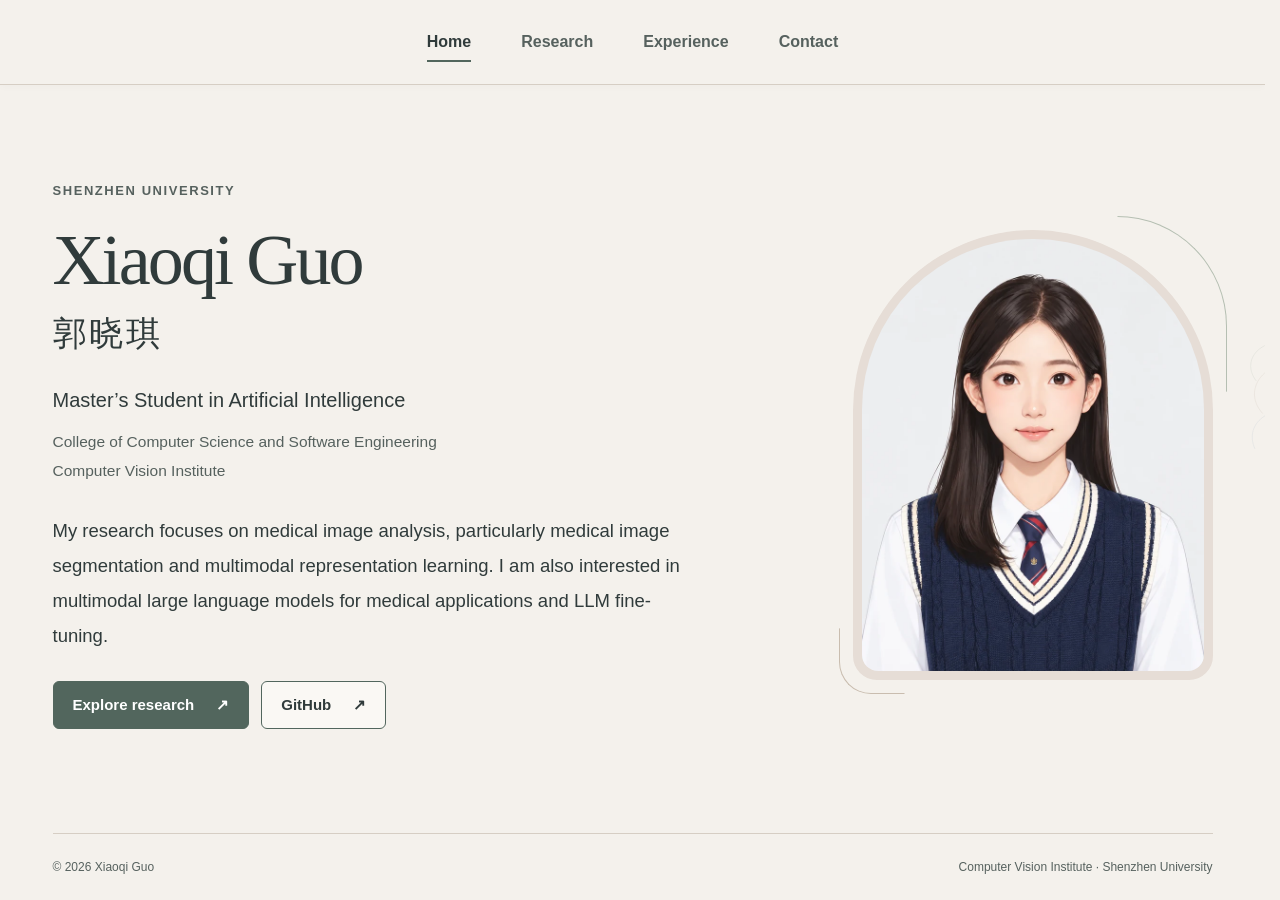
<file: index.html>
<!doctype html>
<html lang="en">
<head>
  <meta charset="utf-8">
  <meta name="viewport" content="width=device-width, initial-scale=1">
  <meta name="description" content="Xiaoqi Guo, a master’s student in Artificial Intelligence at Shenzhen University, working on medical image analysis and multimodal representation learning.">
  <meta name="theme-color" content="#F4F1EC">
  <title>Home · Xiaoqi Guo</title>
  <link rel="icon" href="assets/favicon-32.png?v=20261016-3" type="image/png" sizes="32x32">
  <link rel="icon" href="assets/favicon-16.png?v=20261016-3" type="image/png" sizes="16x16">
  <link rel="icon" href="assets/favicon.svg?v=20261016-3" type="image/svg+xml" sizes="any">
  <link rel="stylesheet" href="assets/style.css?v=20261016-10-frame">
  <script src="assets/main.js?v=20261016-8-sticky" defer></script>
</head>
<body class="home-body has-edge-decoration">
  <a class="skip-link" href="#main">Skip to main content</a>
  <header class="site-header">
    <div class="container header-inner">
      <button class="menu-toggle" type="button" aria-controls="primary-nav" aria-expanded="false" aria-label="Open navigation" hidden>
        Menu <span aria-hidden="true">☰</span>
      </button>
      <nav id="primary-nav" aria-label="Main navigation">
          <a href="index.html" aria-current="page">Home</a>
          <a href="research.html">Research</a>
          <a href="experience.html">Experience</a>
          <a href="contact.html">Contact</a>
      </nav>
    </div>
  </header>
  <div class="edge-decoration" aria-hidden="true"><img src="assets/images/edge-arcs.svg" width="110" height="460" alt=""></div>
  <main id="main" class="home-page" tabindex="-1">
    <div class="container home-layout">
      <div class="home-copy">
        <p class="eyebrow">Shenzhen University</p>
        <h1><span class="home-name-en">Xiaoqi Guo</span><span class="home-name-cn" lang="zh-CN">郭晓琪</span></h1>
        <p class="home-role">Master’s Student in Artificial Intelligence</p>
        <div class="affiliation">
          <p>College of Computer Science and Software Engineering</p>
          <p>Computer Vision Institute</p>
        </div>
        <p class="home-intro">My research focuses on medical image analysis, particularly medical image segmentation and multimodal representation learning. I am also interested in multimodal large language models for medical applications and LLM fine-tuning.</p>
        <div class="actions home-actions">
          <a class="button primary" href="research.html">Explore research <span aria-hidden="true">↗</span></a>
          <a class="button secondary" href="https://github.com/galaxygxq1116/" target="_blank" rel="noopener noreferrer">GitHub <span aria-hidden="true">↗</span></a>
        </div>
      </div>
      <div class="home-visual portrait-setting">
        <figure class="portrait illustrated-portrait">
          <img src="assets/images/profile-anime.webp" width="720" height="958" alt="Illustrated portrait of Xiaoqi Guo" fetchpriority="high">
        </figure>
      </div>
    </div>
  </main>
  <footer class="container site-footer">
    <p>© 2026 Xiaoqi Guo</p>
    <p class="footer-institute">Computer Vision Institute · Shenzhen University</p>
  </footer>
</body>
</html>
</file>
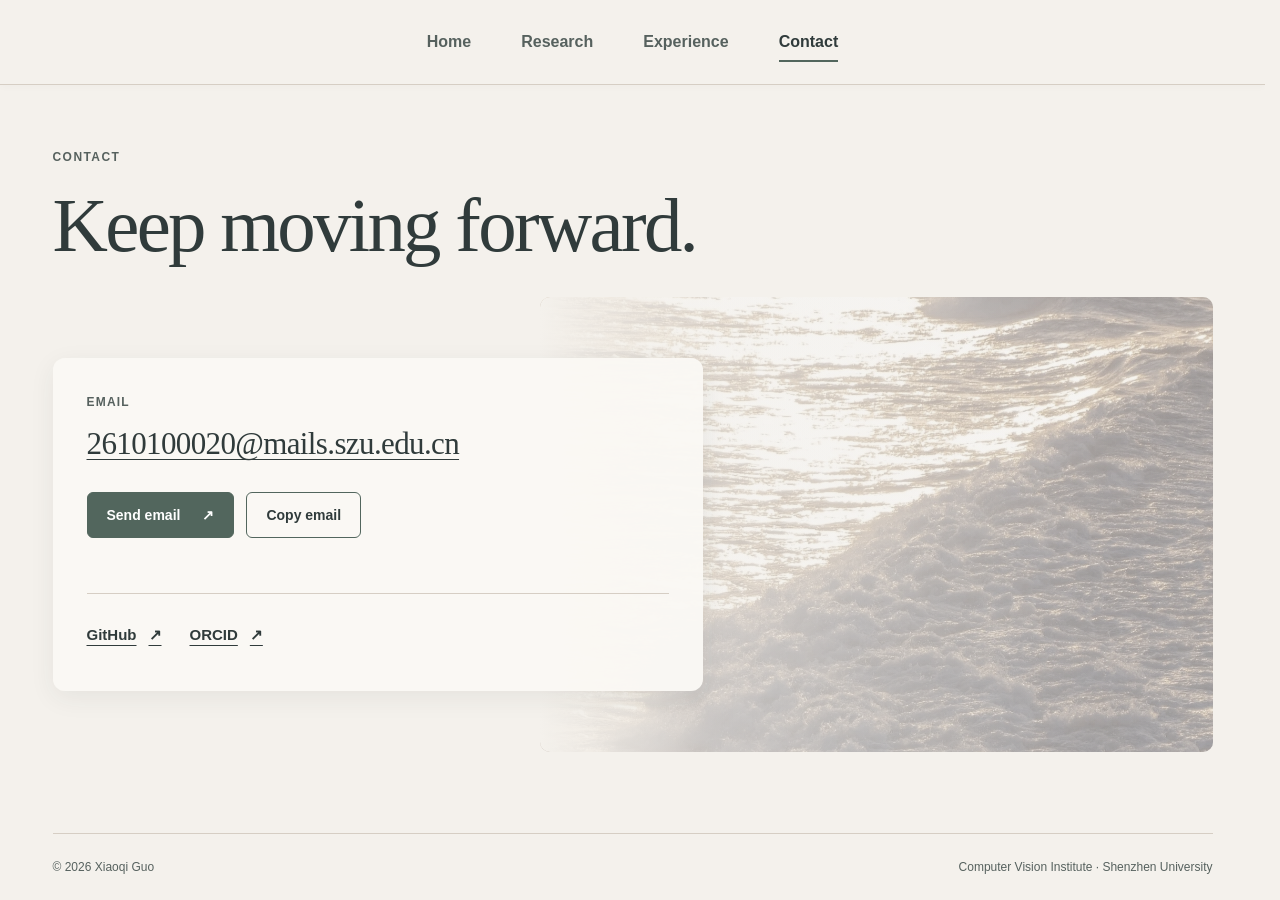
<file: contact.html>
<!doctype html>
<html lang="en">
<head>
  <meta charset="utf-8">
  <meta name="viewport" content="width=device-width, initial-scale=1">
  <meta name="description" content="Contact Xiaoqi Guo for research discussions and collaboration.">
  <meta name="theme-color" content="#F4F1EC">
  <title>Contact · Xiaoqi Guo</title>
  <link rel="icon" href="assets/favicon-32.png?v=20261016-3" type="image/png" sizes="32x32">
  <link rel="icon" href="assets/favicon-16.png?v=20261016-3" type="image/png" sizes="16x16">
  <link rel="icon" href="assets/favicon.svg?v=20261016-3" type="image/svg+xml" sizes="any">
  <link rel="stylesheet" href="assets/style.css?v=20261016-10-frame">
  <script src="assets/main.js?v=20261016-8-sticky" defer></script>
</head>
<body>
  <a class="skip-link" href="#main">Skip to main content</a>
  <header class="site-header">
    <div class="container header-inner">
      <button class="menu-toggle" type="button" aria-controls="primary-nav" aria-expanded="false" aria-label="Open navigation" hidden>
        Menu <span aria-hidden="true">☰</span>
      </button>
      <nav id="primary-nav" aria-label="Main navigation">
          <a href="index.html">Home</a>
          <a href="research.html">Research</a>
          <a href="experience.html">Experience</a>
          <a href="contact.html" aria-current="page">Contact</a>
      </nav>
    </div>
  </header>
  <main id="main" class="container page-content contact-page" tabindex="-1">
    <div class="contact-heading">
      <p class="eyebrow">Contact</p>
      <h1 class="contact-title">Keep moving forward.</h1>
    </div>
    <div class="contact-stage">
      <div class="scenic-background contact-scene" aria-hidden="true">
        <img src="assets/images/contact-waves.webp" width="1280" height="1920" alt="" decoding="async">
        <span class="scene-veil"></span>
      </div>
      <div class="contact-content">
        <p class="contact-label">Email</p>
        <a class="email-address" href="mailto:2610100020@mails.szu.edu.cn">2610100020@mails.szu.edu.cn</a>
        <div class="actions contact-actions">
          <a class="button primary" href="mailto:2610100020@mails.szu.edu.cn">Send email <span aria-hidden="true">↗</span></a>
          <button id="copy-email" class="button secondary" type="button" data-email="2610100020@mails.szu.edu.cn" hidden>Copy email</button>
        </div>
        <p id="copy-status" class="copy-status" role="status" aria-live="polite" aria-atomic="true"></p>
        <div class="contact-profiles">
          <a href="https://github.com/galaxygxq1116/" target="_blank" rel="noopener noreferrer">GitHub <span aria-hidden="true">↗</span></a>
          <a href="https://orcid.org/0009-0000-3744-5351" target="_blank" rel="noopener noreferrer">ORCID <span aria-hidden="true">↗</span></a>
        </div>
      </div>
    </div>
  </main>
  <footer class="container site-footer">
    <p>© 2026 Xiaoqi Guo</p>
    <p class="footer-institute">Computer Vision Institute · Shenzhen University</p>
  </footer>
</body>
</html>
</file>
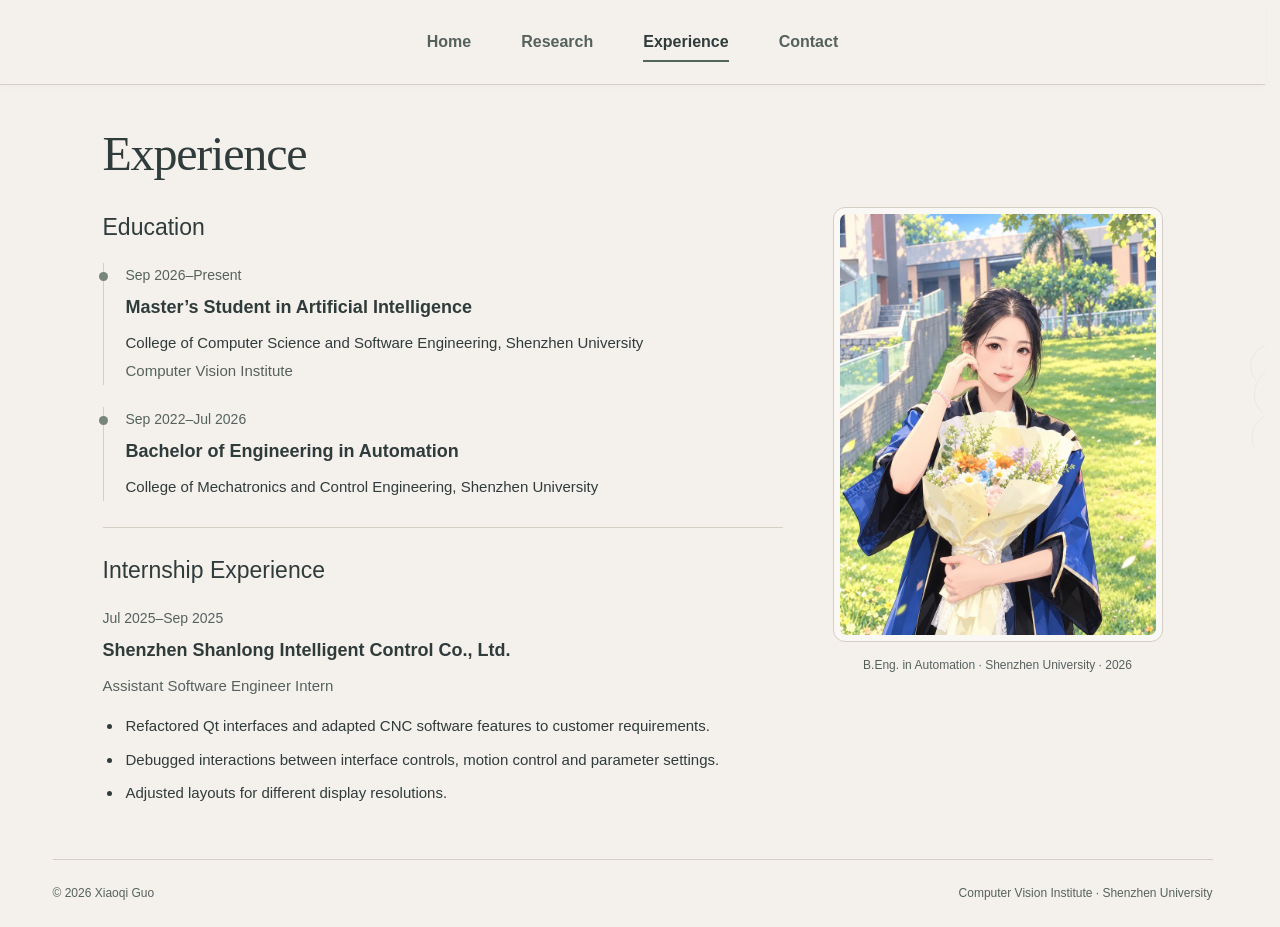
<file: experience.html>
<!doctype html>
<html lang="en">
<head>
  <meta charset="utf-8">
  <meta name="viewport" content="width=device-width, initial-scale=1">
  <meta name="description" content="Education and software engineering internship experience of Xiaoqi Guo.">
  <meta name="theme-color" content="#F4F1EC">
  <title>Experience · Xiaoqi Guo</title>
  <link rel="icon" href="assets/favicon-32.png?v=20261016-3" type="image/png" sizes="32x32">
  <link rel="icon" href="assets/favicon-16.png?v=20261016-3" type="image/png" sizes="16x16">
  <link rel="icon" href="assets/favicon.svg?v=20261016-3" type="image/svg+xml" sizes="any">
  <link rel="stylesheet" href="assets/style.css?v=20261016-10-frame">
  <script src="assets/viewer-math.js?v=20261016-3" defer></script>
  <script src="assets/main.js?v=20261016-8-sticky" defer></script>
</head>
<body class="has-edge-decoration">
  <a class="skip-link" href="#main">Skip to main content</a>
  <header class="site-header">
    <div class="container header-inner">
      <button class="menu-toggle" type="button" aria-controls="primary-nav" aria-expanded="false" aria-label="Open navigation" hidden>
        Menu <span aria-hidden="true">☰</span>
      </button>
      <nav id="primary-nav" aria-label="Main navigation">
          <a href="index.html">Home</a>
          <a href="research.html">Research</a>
          <a href="experience.html" aria-current="page">Experience</a>
          <a href="contact.html">Contact</a>
      </nav>
    </div>
  </header>
  <div class="edge-decoration" aria-hidden="true"><img src="assets/images/edge-arcs.svg" width="110" height="460" alt=""></div>
  <main id="main" class="container page-content experience-page" tabindex="-1">
    <h1 class="page-title">Experience</h1>
    <div class="experience-layout">
      <div class="experience-copy">
        <section class="experience-section education-section" aria-labelledby="education-title">
          <h2 id="education-title">Education</h2>
          <ol class="timeline">
            <li>
              <p class="date">Sep 2026–Present</p>
              <div>
                <h3>Master’s Student in Artificial Intelligence</h3>
                <p>College of Computer Science and Software Engineering, Shenzhen University</p>
                <p class="secondary-text">Computer Vision Institute</p>
              </div>
            </li>
            <li>
              <p class="date">Sep 2022–Jul 2026</p>
              <div>
                <h3>Bachelor of Engineering in Automation</h3>
                <p>College of Mechatronics and Control Engineering, Shenzhen University</p>
              </div>
            </li>
          </ol>
        </section>
        <section class="experience-section internship-section" aria-labelledby="internship-title">
          <h2 id="internship-title">Internship Experience</h2>
          <div class="internship-entry">
            <p class="date">Jul 2025–Sep 2025</p>
            <div>
              <h3>Shenzhen Shanlong Intelligent Control Co., Ltd.</h3>
              <p class="job-role">Assistant Software Engineer Intern</p>
              <ul class="internship-points">
                <li>Refactored Qt interfaces and adapted CNC software features to customer requirements.</li>
                <li>Debugged interactions between interface controls, motion control and parameter settings.</li>
                <li>Adjusted layouts for different display resolutions.</li>
              </ul>
            </div>
          </div>
        </section>
      </div>
      <figure class="graduation-figure">
        <a class="graduation-link" href="assets/images/graduation-illustration.webp" data-lightbox data-caption="B.Eng. in Automation · Shenzhen University · 2026" data-width="816" data-height="1088" aria-label="Enlarge the graduation illustration">
          <img src="assets/images/graduation-illustration.webp" width="816" height="1088" alt="Graduation illustration of Xiaoqi Guo in academic dress holding a bouquet on campus" loading="lazy">
        </a>
        <figcaption>B.Eng. in Automation · Shenzhen University · 2026</figcaption>
      </figure>
    </div>
  </main>
  <footer class="container site-footer">
    <p>© 2026 Xiaoqi Guo</p>
    <p class="footer-institute">Computer Vision Institute · Shenzhen University</p>
  </footer>
  <dialog id="figure-lightbox" class="lightbox" aria-labelledby="lightbox-title" aria-describedby="lightbox-help lightbox-caption">
    <div class="lightbox-toolbar">
      <h2 id="lightbox-title">Image viewer</h2>
      <button class="button lightbox-close" type="button" autofocus>Close <span aria-hidden="true">×</span></button>
    </div>
    <p id="lightbox-help">Use +/− to zoom. Drag or swipe to pan. Fit resets the view. Esc closes.</p>
    <div class="lightbox-controls" aria-label="Image zoom controls">
      <div class="viewer-buttons">
        <button class="viewer-control" id="zoom-out" type="button" aria-label="Zoom out">−</button>
        <button class="viewer-control" id="zoom-reset" type="button" aria-label="Reset view">Fit</button>
        <button class="viewer-control" id="zoom-in" type="button" aria-label="Zoom in">+</button>
      </div>
      <label class="zoom-slider"><span class="sr-only">Image zoom</span><input id="zoom-range" type="range" min="0" max="100" value="100" step="1" aria-label="Image zoom"></label>
      <output id="zoom-value" aria-live="polite">100%</output>
    </div>
    <div class="lightbox-scroll" tabindex="0" role="region" aria-label="Scrollable full-size image">
      <div class="lightbox-canvas"><img id="lightbox-image" draggable="false" src="assets/images/graduation-illustration.webp" width="816" height="1088" alt="Expanded graduation illustration"></div>
    </div>
    <p id="lightbox-caption" class="lightbox-caption">B.Eng. in Automation · Shenzhen University · 2026</p>
  </dialog>
</body>
</html>
</file>
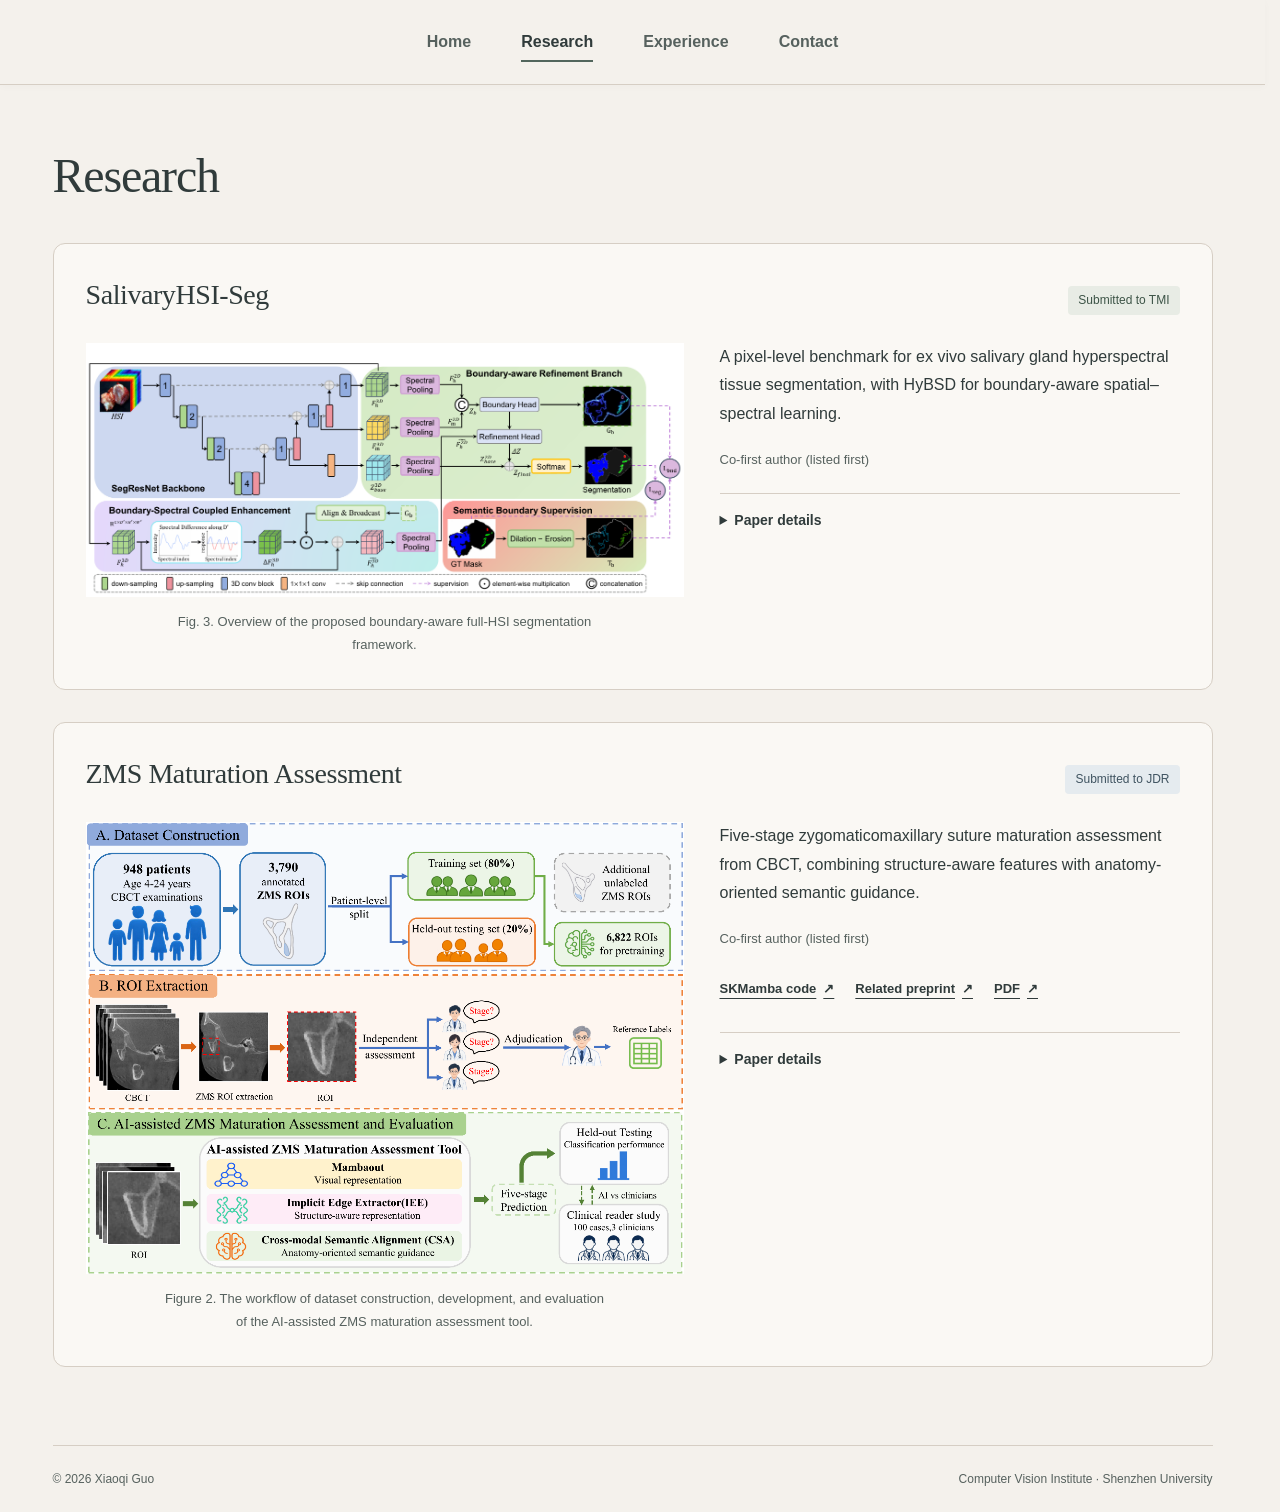
<file: research.html>
<!doctype html>
<html lang="en">
<head>
  <meta charset="utf-8">
  <meta name="viewport" content="width=device-width, initial-scale=1">
  <meta name="description" content="Research by Xiaoqi Guo on hyperspectral tissue segmentation and CBCT-based zygomaticomaxillary suture maturation assessment.">
  <meta name="theme-color" content="#F4F1EC">
  <title>Research · Xiaoqi Guo</title>
  <link rel="icon" href="assets/favicon-32.png?v=20261016-3" type="image/png" sizes="32x32">
  <link rel="icon" href="assets/favicon-16.png?v=20261016-3" type="image/png" sizes="16x16">
  <link rel="icon" href="assets/favicon.svg?v=20261016-3" type="image/svg+xml" sizes="any">
  <link rel="stylesheet" href="assets/style.css?v=20261016-10-frame">
  <script src="assets/viewer-math.js?v=20261016-3" defer></script>
  <script src="assets/main.js?v=20261016-8-sticky" defer></script>
</head>
<body>
  <a class="skip-link" href="#main">Skip to main content</a>
  <header class="site-header">
    <div class="container header-inner">
      <button class="menu-toggle" type="button" aria-controls="primary-nav" aria-expanded="false" aria-label="Open navigation" hidden>
        Menu <span aria-hidden="true">☰</span>
      </button>
      <nav id="primary-nav" aria-label="Main navigation">
          <a href="index.html">Home</a>
          <a href="research.html" aria-current="page">Research</a>
          <a href="experience.html">Experience</a>
          <a href="contact.html">Contact</a>
      </nav>
    </div>
  </header>
  <main id="main" class="container page-content research-page" tabindex="-1">
    <h1 class="page-title">Research</h1>
    <article class="research-card" aria-labelledby="hsi-title">
      <div class="research-heading">
        <h2 id="hsi-title">SalivaryHSI-Seg</h2>
        <p class="status">Submitted to TMI</p>
      </div>
      <div class="research-layout">
        <figure class="research-figure">
          <a class="framework-link" href="assets/images/hybsd-framework.png" data-lightbox data-caption="Fig. 3. Overview of the proposed boundary-aware full-HSI segmentation framework." data-width="1298" data-height="553" aria-label="Enlarge the HyBSD network framework">
            <img src="assets/images/hybsd-framework.png" width="1298" height="553" alt="HyBSD network framework with boundary–spectral enhancement, boundary-aware refinement and semantic boundary supervision">
            <span class="figure-zoom" aria-hidden="true">View full size ↗</span>
          </a>
          <figcaption>Fig. 3. Overview of the proposed boundary-aware full-HSI segmentation framework.</figcaption>
        </figure>
        <div class="research-copy">
          <p>A pixel-level benchmark for ex vivo salivary gland hyperspectral tissue segmentation, with HyBSD for boundary-aware spatial–spectral learning.</p>
          <p class="author-role">Co-first author (listed first)</p>
          <details class="research-details">
            <summary>Paper details</summary>
            <div class="details-content">
              <h3 class="full-title">SalivaryHSI-Seg: A New Challenging Benchmark for Ex Vivo Salivary Gland Hyperspectral Tissue Segmentation</h3>
              <p>The benchmark comprises 119 hyperspectral samples from 31 patients. HyBSD combines semantic boundary supervision, boundary–spectral coupled enhancement and boundary-aware refinement.</p>
              <p><strong>Evaluation.</strong> Patient-level five-fold cross-validation with full-HSI input: 74.97% mDice and 87.76% Tumor Dice (fold means).</p>
            </div>
          </details>
        </div>
      </div>
    </article>
    <article class="research-card" aria-labelledby="zms-title">
      <div class="research-heading">
        <h2 id="zms-title">ZMS Maturation Assessment</h2>
        <p class="status status-blue">Submitted to JDR</p>
      </div>
      <div class="research-layout">
        <figure class="research-figure">
          <a class="framework-link" href="assets/images/zms-workflow.png" data-lightbox data-caption="Figure 2. The workflow of dataset construction, development, and evaluation of the AI-assisted ZMS maturation assessment tool." data-width="1170" data-height="885" aria-label="Enlarge the ZMS maturation assessment workflow">
            <img src="assets/images/zms-workflow.png" width="1170" height="885" alt="ZMS workflow showing CBCT dataset construction, patient-level splitting, ROI annotation, and structure- and semantics-guided five-stage assessment" loading="lazy">
            <span class="figure-zoom" aria-hidden="true">View full size ↗</span>
          </a>
          <figcaption>Figure 2. The workflow of dataset construction, development, and evaluation of the AI-assisted ZMS maturation assessment tool.</figcaption>
        </figure>
        <div class="research-copy">
          <p>Five-stage zygomaticomaxillary suture maturation assessment from CBCT, combining structure-aware features with anatomy-oriented semantic guidance.</p>
          <p class="author-role">Co-first author (listed first)</p>
          <div class="resource-links">
            <a href="https://github.com/galaxygxq1116/SKMamba" target="_blank" rel="noopener noreferrer">SKMamba code <span aria-hidden="true">↗</span></a>
            <a href="https://arxiv.org/abs/2606.16749" target="_blank" rel="noopener noreferrer">Related preprint <span aria-hidden="true">↗</span></a>
            <a href="https://arxiv.org/pdf/2606.16749" target="_blank" rel="noopener noreferrer">PDF <span aria-hidden="true">↗</span></a>
          </div>
          <details class="research-details">
            <summary>Paper details</summary>
            <div class="details-content">
              <h3 class="full-title">Intelligent Zygomaticomaxillary Suture Maturation Assessment</h3>
              <p>The dataset includes 3,790 annotated ROIs from 948 patients. An Implicit Edge Extractor (IEE) captures structural features, while Cross-Modal Semantic Alignment (CSA) provides anatomy-oriented guidance.</p>
              <p><strong>Evaluation.</strong> Patient-level 80:20 training–test split: 93.41% accuracy on the internal held-out test set.</p>
            </div>
          </details>
        </div>
      </div>
    </article>
  </main>
  <footer class="container site-footer">
    <p>© 2026 Xiaoqi Guo</p>
    <p class="footer-institute">Computer Vision Institute · Shenzhen University</p>
  </footer>
  <dialog id="figure-lightbox" class="lightbox" aria-labelledby="lightbox-title" aria-describedby="lightbox-help lightbox-caption">
    <div class="lightbox-toolbar">
      <h2 id="lightbox-title">Image viewer</h2>
      <button class="button lightbox-close" type="button" autofocus>Close <span aria-hidden="true">×</span></button>
    </div>
    <p id="lightbox-help">Use +/− to zoom. Drag or swipe to pan. Fit resets the view. Esc closes.</p>
    <div class="lightbox-controls" aria-label="Image zoom controls">
      <div class="viewer-buttons">
        <button class="viewer-control" id="zoom-out" type="button" aria-label="Zoom out">−</button>
        <button class="viewer-control" id="zoom-reset" type="button" aria-label="Reset view">Fit</button>
        <button class="viewer-control" id="zoom-in" type="button" aria-label="Zoom in">+</button>
      </div>
      <label class="zoom-slider"><span class="sr-only">Image zoom</span><input id="zoom-range" type="range" min="0" max="100" value="100" step="1" aria-label="Image zoom"></label>
      <output id="zoom-value" aria-live="polite">100%</output>
    </div>
    <div class="lightbox-scroll" tabindex="0" role="region" aria-label="Scrollable full-size image">
      <div class="lightbox-canvas"><img id="lightbox-image" draggable="false" src="assets/images/hybsd-framework.png" width="1298" height="553" alt="Expanded HyBSD network framework"></div>
    </div>
    <p id="lightbox-caption" class="lightbox-caption">Fig. 3. Overview of the proposed boundary-aware full-HSI segmentation framework.</p>
  </dialog>
</body>
</html>
</file>
<file: assets/style.css>
/* Shared palette and type. No remote fonts or runtime dependencies. */
:root {
  --background: #F4F1EC;
  --surface: #FAF8F4;
  --text: #303B3B;
  --muted: #56615E;
  --sage: #788579;
  --blue: #7D8C99;
  --line: #D6CEC4;
  --action: #52665D;
  --content-width: 1160px;
}
*, *::before, *::after { box-sizing: border-box; }
html { scrollbar-gutter: stable; scroll-padding-top: var(--header-offset, 100px); }
body {
  margin: 0;
  min-height: 100vh;
  min-height: 100svh;
  display: flex;
  flex-direction: column;
  background: var(--background);
  color: var(--text);
  font: 16px/1.75 -apple-system, BlinkMacSystemFont, "Segoe UI", "Helvetica Neue", Arial, sans-serif;
  -webkit-font-smoothing: antialiased;
}
body, h1, h2, h3, p, figure, ul, ol { margin: 0; }
main { flex: 1 0 auto; min-width: 0; }
img { display: block; max-width: 100%; height: auto; }
a { font-weight: 600; color: inherit; text-underline-offset: 5px; text-decoration-thickness: 1px; }
button { font: inherit; font-weight: 600; color: inherit; cursor: pointer; }
button:disabled { cursor: wait; }
[hidden] { display: none !important; }
:focus-visible { outline: 3px solid var(--action); outline-offset: 5px; border-radius: 3px; }
::selection { background: #DCE4DA; color: #26352E; }
.container { width: calc(100% - 96px); max-width: var(--content-width); margin-inline: auto; }
.skip-link { position: fixed; z-index: 100; top: 8px; left: 16px; padding: 10px 18px; background: var(--text); color: white; transform: translateY(-160%); }
.skip-link:focus { transform: translateY(0); color: white; }
.eyebrow { font-size: 12px; font-weight: 600; letter-spacing: .12em; text-transform: uppercase; color: var(--muted); }
.secondary-text { color: var(--muted); }

/* Shared navigation. The active page is declared in HTML, not inferred by JS. */
.site-header { position: sticky; top: 0; z-index: 30; flex-shrink: 0; background: #F4F1EC; border-bottom: 1px solid var(--line); box-shadow: 0 2px 8px rgba(48,59,59,.025); }
.header-inner { min-height: 84px; display: flex; align-items: center; justify-content: center; }
nav { display: flex; justify-content: center; gap: 42px; }
nav a { position: relative; padding: 12px 4px; min-height: 48px; font-size: 16px; text-decoration: none; color: var(--muted); }
nav a::after { content: ""; position: absolute; bottom: 6px; left: 4px; right: 4px; height: 2px; background: var(--action); transform: scaleX(0); transform-origin: center; transition: transform 180ms ease; }
nav a[aria-current="page"] { color: var(--text); font-weight: 700; }
nav a[aria-current="page"]::after { transform: scaleX(1); }
.menu-toggle { min-height: 44px; padding: 7px 12px; border: 1px solid var(--line); border-radius: 6px; background: transparent; font-size: 14px; }
.menu-toggle span { margin-left: 9px; }

/* Only Home and Experience opt in. Arcs stay outside the widest content column. */
.has-edge-decoration { position: relative; }
.edge-decoration { display: none; pointer-events: none; }
@media (min-width: 1280px) {
  .edge-decoration { display: block; position: absolute; top: 180px; right: 0; width: min(96px, max(0px, calc((100% - 1160px) / 2 - 24px))); height: 440px; overflow: clip; z-index: 0; }
  .edge-decoration img { width: 100%; height: 100%; object-fit: contain; object-position: right center; }
}

/* Shared footer stays in normal flow; flex main fills short pages. */
.site-footer { flex-shrink: 0; display: flex; align-items: baseline; justify-content: space-between; gap: 20px 40px; border-top: 1px solid var(--line); padding-block: 23px; font-size: 12px; line-height: 1.7; color: var(--muted); }
.footer-institute { margin-left: auto; text-align: right; }

/* Home: plain warm background and a normal-flow portrait panel. */
.home-body { background-color: #F4F1EC; background-image: none; }
.home-page { display: grid; align-items: center; padding-block: 48px 56px; background: #F4F1EC; background-image: none; }
.home-layout { display: grid; grid-template-columns: minmax(0, 1fr) 360px; align-items: center; gap: 72px; }
.home-copy { min-width: 0; max-width: 660px; padding: 0; }
.home-copy .eyebrow { font-size: 13px; }
.home-copy h1 { margin: 18px 0 25px; font: 400 72px/1.1 Georgia, "Times New Roman", serif; letter-spacing: -.04em; }
.home-name-en { display: block; }
.home-name-cn { display: block; margin-top: 10px; font: 400 34px/1.4 "Songti SC", "STSong", "Noto Serif CJK SC", "Source Han Serif SC", "SimSun", serif; letter-spacing: .08em; color: var(--text); }
.home-role { font-size: 20px; font-weight: 500; line-height: 1.7; }
.affiliation { margin-top: 10px; color: var(--muted); font-size: 15.5px; line-height: 1.9; }
.home-intro { margin-top: 27px; max-width: 640px; font-size: 18.5px; line-height: 1.9; }
.actions { display: flex; flex-wrap: wrap; align-items: center; gap: 12px; margin-top: 28px; }
.button { min-height: 46px; display: inline-flex; align-items: center; justify-content: center; gap: 22px; border: 1px solid var(--action); border-radius: 6px; padding: 10px 19px; font-size: 14px; font-weight: 600; line-height: 1.6; text-decoration: none; transition: transform 180ms ease, background 180ms ease, box-shadow 180ms ease; }
.button.primary { color: white; background: var(--action); font-weight: 700; }
.button.secondary { background: var(--surface); }
.button:focus-visible { box-shadow: 0 3px 12px rgba(48,59,59,.12); }
.home-actions .button { min-height: 48px; font-size: 15px; }
.home-visual { min-width: 0; display: flex; justify-content: center; align-items: center; }
.scenic-background { position: absolute; overflow: hidden; pointer-events: none; z-index: 0; }
.scenic-background img { width: 100%; height: 100%; object-fit: cover; }
.scene-veil { position: absolute; inset: 0; }
/* The image keeps its native proportions; spare space stays above the head.
   The panel, not a body fade, contains the photograph's lower edge. */
.portrait { width: 360px; max-width: 100%; aspect-ratio: 4 / 5; display: flex; justify-content: center; align-items: flex-end; overflow: hidden; margin: 0; padding: 0; border: 0; border-radius: 22px; background: #E6DDD6; box-shadow: none; }
.portrait img { flex: none; width: 96%; height: auto; object-fit: contain; border-radius: 0; filter: none; opacity: 1; mix-blend-mode: normal; }
.illustrated-portrait img { width: 100%; height: 100%; object-fit: cover; object-position: center top; }

/* A warm architectural mount connects the supplied illustration to the page.
   The portrait itself stays unfiltered. Sparse contours sit outside the image. */
.home-visual.portrait-setting { position: relative; isolation: isolate; padding-block: 14px; }
.portrait-setting::before, .portrait-setting::after { content: ""; position: absolute; pointer-events: none; z-index: -1; }
.portrait-setting::before { width: 110px; height: 176px; top: 0; right: -14px; border: 1px solid #B5BFB2; border-left-color: transparent; border-bottom-color: transparent; border-radius: 0 110px 0 0; }
.portrait-setting::after { width: 66px; height: 66px; bottom: 0; left: -14px; border: 1px solid #C9BDAF; border-right-color: transparent; border-top-color: transparent; border-radius: 0 0 0 32px; }
.portrait-setting .illustrated-portrait { position: relative; padding: 9px; border-radius: 180px 180px 24px 24px; background: #E6DDD6; }
.portrait-setting .illustrated-portrait img { border-radius: 170px 170px 16px 16px; }

/* Page titles and research: original diagrams are never cropped or recolored. */
.page-content { padding-block: 62px 78px; }
.page-title { margin-bottom: 38px; font: 400 48px/1.2 Georgia, "Times New Roman", serif; letter-spacing: -.025em; }
.research-card { margin-bottom: 32px; padding: 32px; background: var(--surface); border: 1px solid var(--line); border-radius: 12px; transition: box-shadow .15s; }
.research-card:last-child { margin-bottom: 0; }
.research-heading { display: flex; justify-content: space-between; align-items: baseline; gap: 16px 24px; margin-bottom: 28px; }
.research-heading h2 { font: 400 28px/1.35 Georgia, "Times New Roman", serif; letter-spacing: -.015em; }
.status { flex-shrink: 0; padding: 4px 10px; border-radius: 4px; background: #E8ECE5; color: #3D5447; font-size: 12px; font-weight: 500; }
.status-blue { background: #E5EBEF; color: #405461; }
.research-layout { display: grid; grid-template-columns: minmax(0, 1.3fr) minmax(0, 1fr); gap: 36px; align-items: start; }
.framework-link { display: block; position: relative; cursor: zoom-in; background: white; border-radius: 4px; }
.framework-link img { width: 100%; height: auto; object-fit: contain; }
.figure-zoom { position: absolute; bottom: 8px; right: 8px; border: 1px solid var(--line); border-radius: 4px; padding: 3px 8px; background: #FAF8F4; color: var(--text); font-size: 11px; opacity: 0; transition: opacity .15s; pointer-events: none; }
.framework-link:focus-visible .figure-zoom { opacity: 1; }
.research-figure figcaption { max-width: 62ch; margin: 14px auto 0; color: var(--muted); font-size: 13px; line-height: 1.75; text-align: center; }
.research-copy { min-width: 0; }
.research-copy > p { font-size: 16px; line-height: 1.8; }
.research-copy .author-role { margin-top: 19px; font-size: 13px; color: var(--muted); }
.resource-links { display: flex; flex-wrap: wrap; gap: 4px 21px; margin-top: 19px; }
.resource-links a { display: inline-flex; gap: 7px; align-items: center; min-height: 40px; font-size: 13px; }
.research-details { border-top: 1px solid var(--line); margin-top: 22px; }
.research-details summary { cursor: pointer; padding-block: 14px; min-height: 48px; font-size: 14px; font-weight: 600; }
.research-details summary:hover { color: #384F46; }
.details-content { padding-bottom: 3px; }
.full-title { margin: 3px 0 15px; font: 400 20px/1.5 Georgia, "Times New Roman", serif; overflow-wrap: anywhere; }
.details-content p { margin-top: 13px; font-size: 15px; line-height: 1.8; }

/* Native modal with fit-to-view through native-pixel zoom, never over 100%. */
.sr-only { position: absolute; width: 1px; height: 1px; padding: 0; margin: -1px; overflow: hidden; clip-path: inset(50%); white-space: nowrap; border: 0; }
.lightbox { width: calc(100% - 40px); max-width: 1500px; height: min(90vh, 920px); height: min(90dvh, 920px); max-height: 94vh; max-height: 94dvh; margin: auto; padding: 20px; border: 0; border-radius: 10px; color: var(--text); background: var(--surface); }
.lightbox[open] { display: grid; grid-template-rows: auto auto auto minmax(120px, 1fr) auto; gap: 10px; }
.lightbox:not([open]) { display: none; }
.lightbox::backdrop { background: rgba(30, 40, 36, .76); }
.lightbox-toolbar { display: flex; align-items: center; justify-content: space-between; gap: 16px; }
.lightbox-toolbar h2 { font-size: 18px; line-height: 1.4; font-weight: 500; }
.lightbox-close { padding: 7px 13px; min-height: 44px; background: transparent; flex-shrink: 0; }
#lightbox-help { color: var(--muted); font-size: 12px; line-height: 1.7; margin: 0; }
.lightbox-controls { display: grid; grid-template-columns: auto minmax(70px, 1fr) auto; align-items: center; gap: 12px; }
.viewer-buttons { display: flex; gap: 6px; }
.viewer-control { min-width: 44px; min-height: 44px; padding: 5px 10px; border: 1px solid var(--line); border-radius: 5px; background: var(--surface); font-weight: 600; }
.viewer-control:disabled { cursor: default; opacity: .45; }
.zoom-slider { display: flex; align-items: center; min-width: 0; }
#zoom-range { width: 100%; min-width: 0; min-height: 44px; margin: 0; accent-color: var(--action); }
#zoom-value { min-width: 3.5em; text-align: right; font-size: 12px; font-variant-numeric: tabular-nums; }
.lightbox-scroll { min-width: 0; min-height: 0; overflow: auto; overscroll-behavior: contain; background: #FFF; touch-action: pan-x pan-y; }
.lightbox-scroll.can-pan { cursor: grab; }
.lightbox-scroll.is-dragging { cursor: grabbing; user-select: none; }
.lightbox-canvas { position: relative; }
.lightbox-canvas img { position: absolute; max-width: none; min-width: 0; margin: 0; user-select: none; -webkit-user-drag: none; }
.lightbox-caption { max-width: 92ch; max-height: 5.1em; overflow: auto; margin: 0 auto; font-size: 13px; line-height: 1.7; color: var(--muted); text-align: center; }
body.lightbox-open { position: fixed; inset-inline: 0; overflow: hidden; }

/* Experience: one continuous text column beside an independent illustration. */
.experience-page.page-content { max-width: 1060px; padding-block: 40px 52px; }
.experience-page .page-title { margin-bottom: 24px; }
.experience-layout { display: grid; grid-template-columns: minmax(0, 2fr) minmax(0, 1fr); align-items: start; gap: 40px; }
.experience-copy, .experience-section { min-width: 0; }
.experience-section + .experience-section { margin-top: 26px; padding-top: 22px; border-top: 1px solid var(--line); }
.experience-section h2 { font-size: 23px; font-weight: 500; margin-bottom: 16px; }
.timeline { list-style: none; padding: 0; }
.timeline li { position: relative; padding-left: 22px; border-left: 1px solid var(--line); }
.timeline li::before { content: ""; position: absolute; left: -5px; top: 9px; width: 9px; height: 9px; border-radius: 50%; background: var(--sage); }
.timeline li + li { margin-top: 22px; }
.date { font-size: 14px; color: var(--muted); font-variant-numeric: tabular-nums; }
.timeline .date { margin-bottom: 6px; }
.internship-entry .date { margin-bottom: 6px; }
.experience-section h3 { font-size: 18px; font-weight: 550; line-height: 1.6; margin-bottom: 7px; }
.experience-section p:not(.date) { font-size: 15px; line-height: 1.85; }
.job-role { color: var(--muted); }
.internship-points { padding-left: 20px; margin-top: 12px; }
.internship-points li { font-size: 15px; line-height: 1.85; padding-left: 3px; }
.internship-points li + li { margin-top: 6px; }
.graduation-figure { min-width: 0; width: min(100%, 330px); justify-self: end; }
.graduation-link { display: block; padding: 6px; border: 1px solid var(--line); border-radius: 12px; background: var(--surface); cursor: zoom-in; }
.graduation-link img { width: 100%; height: auto; object-fit: contain; border-radius: 7px; }
.graduation-figure figcaption { margin-top: 13px; color: var(--muted); font-size: 12px; line-height: 1.8; text-align: center; }

/* Contact: an open heading, a warm opaque panel and a separate area of visible waves. */
.contact-heading { margin-bottom: 28px; }
.contact-title { margin-top: 15px; max-width: 900px; font: 400 clamp(48px, 6vw, 82px)/1.12 Georgia, "Times New Roman", serif; letter-spacing: -.035em; }
.contact-stage { position: relative; isolation: isolate; display: flex; align-items: center; min-height: 455px; padding-block: 34px; }
.contact-scene { inset-block: 0; right: 0; width: 58%; border-radius: 10px; }
.contact-scene img { object-position: 54% 56%; filter: saturate(.45) contrast(.88) brightness(1.04); opacity: .78; }
.contact-scene .scene-veil { background: linear-gradient(90deg, #F4F1EC 0%, rgba(244,241,236,.48) 24%, rgba(244,241,236,.08) 85%), linear-gradient(180deg, rgba(244,241,236,.14), rgba(244,241,236,.2)); }
.contact-content { position: relative; z-index: 1; width: 64%; max-width: 650px; min-width: 0; padding: 34px; border-radius: 12px; background: rgba(250,248,244,.98); box-shadow: 0 7px 26px rgba(48,59,59,.07); }
.contact-label { font-size: 12px; font-weight: 600; color: var(--muted); text-transform: uppercase; letter-spacing: .1em; }
.email-address { display: inline-block; margin-top: 8px; font: 400 clamp(22px, 2.7vw, 31px)/1.5 Georgia, "Times New Roman", serif; letter-spacing: -.02em; overflow-wrap: anywhere; }
.contact-actions { margin-top: 24px; }
.copy-status { min-height: 1.75em; margin-top: 10px; font-size: 13px; color: var(--muted); }
.contact-profiles { display: flex; flex-wrap: wrap; gap: 28px; margin-top: 22px; padding-top: 19px; border-top: 1px solid var(--line); }
.contact-profiles a { display: inline-flex; align-items: center; min-height: 44px; gap: 12px; font-size: 15px; }

/* Responsive layouts: stacked portraits and compact experience spacing. */
@media (max-width: 1050px) {
  .home-layout { grid-template-columns: minmax(0, 1fr) 340px; gap: 42px; }
  .home-copy h1 { font-size: 64px; }
  .home-name-cn { margin-top: 10px; font-size: 32px; }
  .portrait { width: 340px; }
  .research-layout { gap: 28px; grid-template-columns: minmax(0, 1.1fr) minmax(0, 1fr); }
  .research-card { padding: 27px; }
  .experience-layout { gap: 30px; }
  .contact-content { width: 68%; padding: 30px; }
}
@media (max-width: 800px) {
  .site-header { max-height: 100vh; max-height: 100svh; overflow-y: auto; overscroll-behavior: contain; }
  .container { width: calc(100% - 48px); }
  .header-inner { flex-wrap: wrap; min-height: 76px; padding-block: 12px; gap: 0 15px; }
  nav { width: 100%; display: grid; grid-template-columns: repeat(4, minmax(0, 1fr)); gap: 12px; margin-top: 12px; padding-top: 8px; border-top: 1px solid var(--line); }
  nav a { text-align: center; }
  nav a::after { left: 15%; right: 15%; }
  .home-page { padding-block: 36px 40px; }
  .home-layout { grid-template-columns: minmax(0, 1fr); gap: 28px; }
  .home-copy { padding-bottom: 0; }

  .home-copy h1 { font-size: 56px; }
  .home-role { font-size: 19px; }
  .home-intro { font-size: 18px; }
  .portrait { width: 340px; }
  .home-visual.portrait-setting { width: min(340px, calc(100% - 28px)); justify-self: center; }
  .page-content { padding-block: 46px 60px; }
  .page-title { font-size: 42px; margin-bottom: 30px; }
  .research-layout { grid-template-columns: minmax(0, 1fr); gap: 24px; }
  .research-heading { margin-bottom: 24px; }
  .research-figure { max-width: 640px; width: 100%; }
  .experience-page.page-content { padding-block: 32px 44px; }
  .experience-page .page-title { margin-bottom: 22px; }
  .experience-layout { grid-template-columns: minmax(0, 1fr); gap: 24px; }
  .experience-copy { display: contents; }
  .education-section { grid-row: 1; }
  .graduation-figure { grid-row: 2; width: min(100%, 300px); justify-self: center; }
  .internship-section { grid-row: 3; }
  .experience-section + .experience-section { margin-top: 0; padding-top: 22px; }
  .contact-title { font-size: 61px; }
  .contact-stage { min-height: 470px; }
  .contact-content { width: 78%; }
  .contact-scene { width: 65%; }
  .site-footer { font-size: 11px; }
}
@media (max-width: 560px) {
  .container { width: calc(100% - 40px); }
  .menu-toggle { padding-inline: 10px; font-size: 13px; }
  nav { grid-template-columns: repeat(2, minmax(0, 1fr)); gap: 2px 20px; }
  nav a { font-size: 16px; }
  .home-page { padding-block: 32px 40px; }
  .home-layout { grid-template-columns: minmax(0, 1fr); gap: 30px; }
  .home-copy h1 { font-size: 54px; margin-block: 15px 22px; }
  .home-name-cn { margin-top: 8px; font-size: 28px; }
  .home-role { font-size: 19px; }
  .affiliation { font-size: 15px; }
  .home-intro { margin-top: 24px; font-size: 17px; line-height: 1.9; }
  .home-copy { padding-block: 0; }
  .home-visual { width: 100%; }
  .portrait { width: min(100%, 320px); }
  .page-content { padding-block: 36px 48px; }
  .page-title { font-size: 39px; margin-bottom: 29px; }
  .research-card { padding: 22px 19px; margin-bottom: 24px; }
  .research-heading { flex-direction: column; align-items: flex-start; gap: 13px; }
  .research-heading h2 { font-size: 27px; }
  .research-copy > p { font-size: 16px; }
  .figure-zoom { display: none; }
  .details-content p { font-size: 15px; }
  .lightbox { width: calc(100% - 20px); padding: 15px; }
  .lightbox-toolbar h2 { font-size: 16px; }
  .lightbox-close { gap: 10px; font-size: 13px; }
  #lightbox-help { font-size: 12px; }
  .experience-page.page-content { padding-block: 28px 40px; }
  .experience-page .page-title { margin-bottom: 20px; }
  .experience-layout { gap: 22px; }
  .graduation-figure { width: min(100%, 270px); }
  .experience-section + .experience-section { padding-top: 20px; }
  .contact-title { font-size: 49px; line-height: 1.13; }
  .contact-heading { margin-bottom: 24px; }
  .contact-stage { min-height: 0; padding-block: 15px 160px; }
  .contact-content { width: 100%; padding: 25px 22px; }
  .contact-scene { top: 45px; width: 100%; }
  .contact-scene .scene-veil { background: linear-gradient(180deg, rgba(244,241,236,.20), rgba(244,241,236,.05) 75%, #F4F1EC); }
  .email-address { font-size: 23px; }
  .site-footer { flex-direction: column; gap: 8px; padding-block: 20px; }
  .footer-institute { max-width: 100%; align-self: flex-end; }
}
/* Hover is limited to a mouse-like pointer; keyboard focus uses the global outline. */
@media (hover: hover) and (pointer: fine) {
  a:hover { color: #384F46; }
  nav a:hover::after { transform: scaleX(1); }
  .button:hover { transform: translateY(-2px); box-shadow: 0 4px 13px rgba(48,59,59,.10); }
  .button.primary:hover { color: white; background: #3F5349; }
  .button.secondary:hover, .lightbox-close:hover, .viewer-control:hover:not(:disabled) { background: #E5E9E1; }
  .framework-link:hover .figure-zoom { opacity: 1; }
  .research-card:hover { box-shadow: 0 3px 14px rgba(48,59,59,.04); }
}
/* Content is visible by default even if CSS/JS fails. Navigation never animates. */
@keyframes arrive { from { opacity: 0; transform: translateY(6px); } to { opacity: 1; transform: translateY(0); } }
@media (prefers-reduced-motion: no-preference) {
  .home-copy h1, .page-title, .contact-heading { animation: arrive 180ms ease-out; }
  .home-role, .affiliation, .home-intro, .research-card, .experience-section, .contact-content { animation: arrive 200ms ease-out; }
  .home-visual, .graduation-figure { animation: arrive 220ms ease-out; }
}
@media (prefers-reduced-motion: reduce) {
  *, *::before, *::after { animation: none !important; transition: none !important; scroll-behavior: auto !important; }
}
@media print {
  @page { size: A4; margin: 16mm; }
  html { scrollbar-gutter: auto; }
  body { display: block; min-height: 0; background: white; color: #202828; font-size: 11pt; }
  .container { width: 100%; max-width: none; }
  .site-header, .skip-link, .menu-toggle, .actions, .figure-zoom, .lightbox, .copy-status, .scenic-background, .edge-decoration { display: none !important; }
  .page-content, .home-page { padding: 0 0 20px; }
  .page-title { font-size: 28pt; margin-bottom: 24px; }
  .home-layout { grid-template-columns: 1fr 145px; gap: 28px; }
  .home-copy h1 { font-size: 32pt; }
  .home-visual { padding: 0; align-self: start; }
  .portrait { position: static; width: 145px; padding: 0; box-shadow: none; }
  .home-copy { padding-bottom: 0; }
  .research-card { background: white; box-shadow: none; border: 0; border-bottom: 1px solid #bbb; border-radius: 0; padding: 0 0 24px; }
  .research-heading { flex-direction: row; }
  .research-layout { display: block; }
  .research-figure { max-width: 420px; margin-bottom: 20px; break-inside: avoid; }
  .framework-link img { width: 100%; }
  .research-copy > p, .details-content p { font-size: 11pt; }
  .research-details:not([open]) { display: none; }
  .experience-page.page-content { padding: 0 0 20px; }
  .experience-layout { grid-template-columns: minmax(0, 2fr) minmax(0, 1fr); gap: 25px; }
  .experience-copy { display: block; }
  .graduation-figure { grid-row: auto; width: 100%; }
  .experience-section + .experience-section { margin-top: 22px; padding-top: 18px; }
  .timeline li, .internship-entry { break-inside: avoid; }
  .contact-title { font-size: 32pt; }
  .contact-stage { min-height: 0; padding: 0; }
  .contact-content { width: 100%; padding: 0; background: white; box-shadow: none; }
  .email-address { font-size: 19pt; }
  .site-footer { display: flex; flex-direction: row; font-size: 8pt; padding-top: 15px; }
  .footer-institute { text-align: right; }
  body.lightbox-open { position: static; overflow: visible; }
}
</file>
